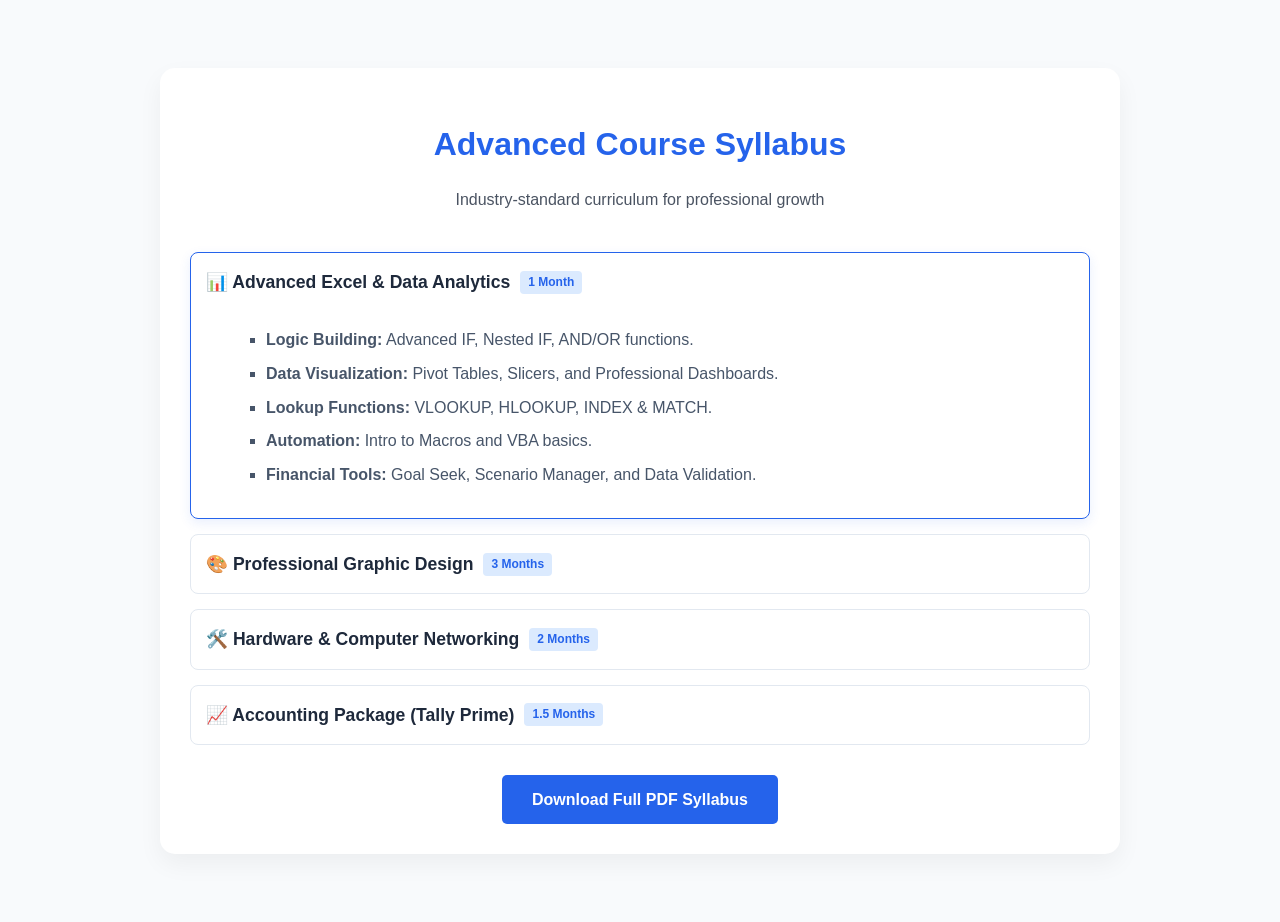
<file: courses.html>
<!DOCTYPE html>
<html lang="en">
<head>
    <meta charset="UTF-8">
    <meta name="viewport" content="width=device-width, initial-scale=1.0">
    <title>Course Syllabus | New Syntax Institute</title>
    <style>
        :root {
            --primary: #2563eb;
            --secondary: #1e293b;
            --light: #f8fafc;
        }
        body { font-family: 'Inter', sans-serif; background: var(--light); color: var(--secondary); line-height: 1.6; padding: 20px; }
        .syllabus-container { max-width: 900px; margin: 40px auto; background: white; padding: 30px; border-radius: 15px; box-shadow: 0 10px 25px rgba(0,0,0,0.05); }
        h1 { text-align: center; color: var(--primary); margin-bottom: 10px; }
        .subtitle { text-align: center; margin-bottom: 40px; opacity: 0.8; }
        
        /* SYLLABUS ACCORDION */
        details { border: 1px solid #e2e8f0; border-radius: 8px; margin-bottom: 15px; padding: 15px; transition: 0.3s; }
        details[open] { border-color: var(--primary); box-shadow: 0 4px 12px rgba(37, 99, 235, 0.1); }
        summary { font-weight: 700; font-size: 1.1rem; cursor: pointer; outline: none; display: flex; align-items: center; }
        summary::marker { color: var(--primary); }
        
        .module-list { padding: 15px 0 0 20px; }
        .module-list li { margin-bottom: 8px; position: relative; list-style: square; color: #475569; }
        
        .badge { background: #dbeafe; color: var(--primary); font-size: 0.75rem; padding: 2px 8px; border-radius: 4px; margin-left: 10px; }

        @media (max-width: 600px) {
            .syllabus-container { padding: 15px; }
            h1 { font-size: 1.5rem; }
        }
    </style>
</head>
<body>

<div class="syllabus-container">
    <h1>Advanced Course Syllabus</h1>
    <p class="subtitle">Industry-standard curriculum for professional growth</p>

    <details open>
        <summary>📊 Advanced Excel & Data Analytics <span class="badge">1 Month</span></summary>
        <div class="module-list">
            <ul>
                <li><strong>Logic Building:</strong> Advanced IF, Nested IF, AND/OR functions.</li>
                <li><strong>Data Visualization:</strong> Pivot Tables, Slicers, and Professional Dashboards.</li>
                <li><strong>Lookup Functions:</strong> VLOOKUP, HLOOKUP, INDEX & MATCH.</li>
                <li><strong>Automation:</strong> Intro to Macros and VBA basics.</li>
                <li><strong>Financial Tools:</strong> Goal Seek, Scenario Manager, and Data Validation.</li>
            </ul>
        </div>
    </details>

    <details>
        <summary>🎨 Professional Graphic Design <span class="badge">3 Months</span></summary>
        <div class="module-list">
            <ul>
                <li><strong>Adobe Photoshop:</strong> Photo manipulation, masking, and retouching.</li>
                <li><strong>Adobe Illustrator:</strong> Vector design, logo creation, and typography.</li>
                <li><strong>InDesign:</strong> Layout design for magazines and brochures.</li>
                <li><strong>UI/UX Basics:</strong> Designing user-friendly interfaces for mobile apps.</li>
                <li><strong>Portfolio Building:</strong> Creating a professional Behance/Dribbble profile.</li>
            </ul>
        </div>
    </details>

    <details>
        <summary>🛠️ Hardware & Computer Networking <span class="badge">2 Months</span></summary>
        <div class="module-list">
            <ul>
                <li><strong>PC Assembly:</strong> Identifying and installing internal components.</li>
                <li><strong>OS Installation:</strong> Windows/Linux setup, formatting, and drivers.</li>
                <li><strong>Troubleshooting:</strong> System repair, virus removal, and BIOS settings.</li>
                <li><strong>Networking:</strong> IP Addressing, Router configuration, and LAN setup.</li>
                <li><strong>CCTV Installation:</strong> Basics of security camera setup and DVR/NVR.</li>
            </ul>
        </div>
    </details>

    <details>
        <summary>📈 Accounting Package (Tally Prime) <span class="badge">1.5 Months</span></summary>
        <div class="module-list">
            <ul>
                <li><strong>Company Creation:</strong> Ledger management and group accounts.</li>
                <li><strong>Inventory:</strong> Stock groups, units of measure, and Godown management.</li>
                <li><strong>Taxation:</strong> VAT, TDS, and GST (as per Nepal's regulations).</li>
                <li><strong>Reporting:</strong> Balance sheets, P&L accounts, and Daybooks.</li>
            </ul>
        </div>
    </details>

    <div style="text-align: center; margin-top: 30px;">
        <a href="tel:+9779841745371" style="background: var(--primary); color: white; padding: 12px 30px; border-radius: 5px; text-decoration: none; font-weight: bold; display: inline-block;">
            Download Full PDF Syllabus
        </a>
    </div>
</div>

</body>
</html>
</file>
